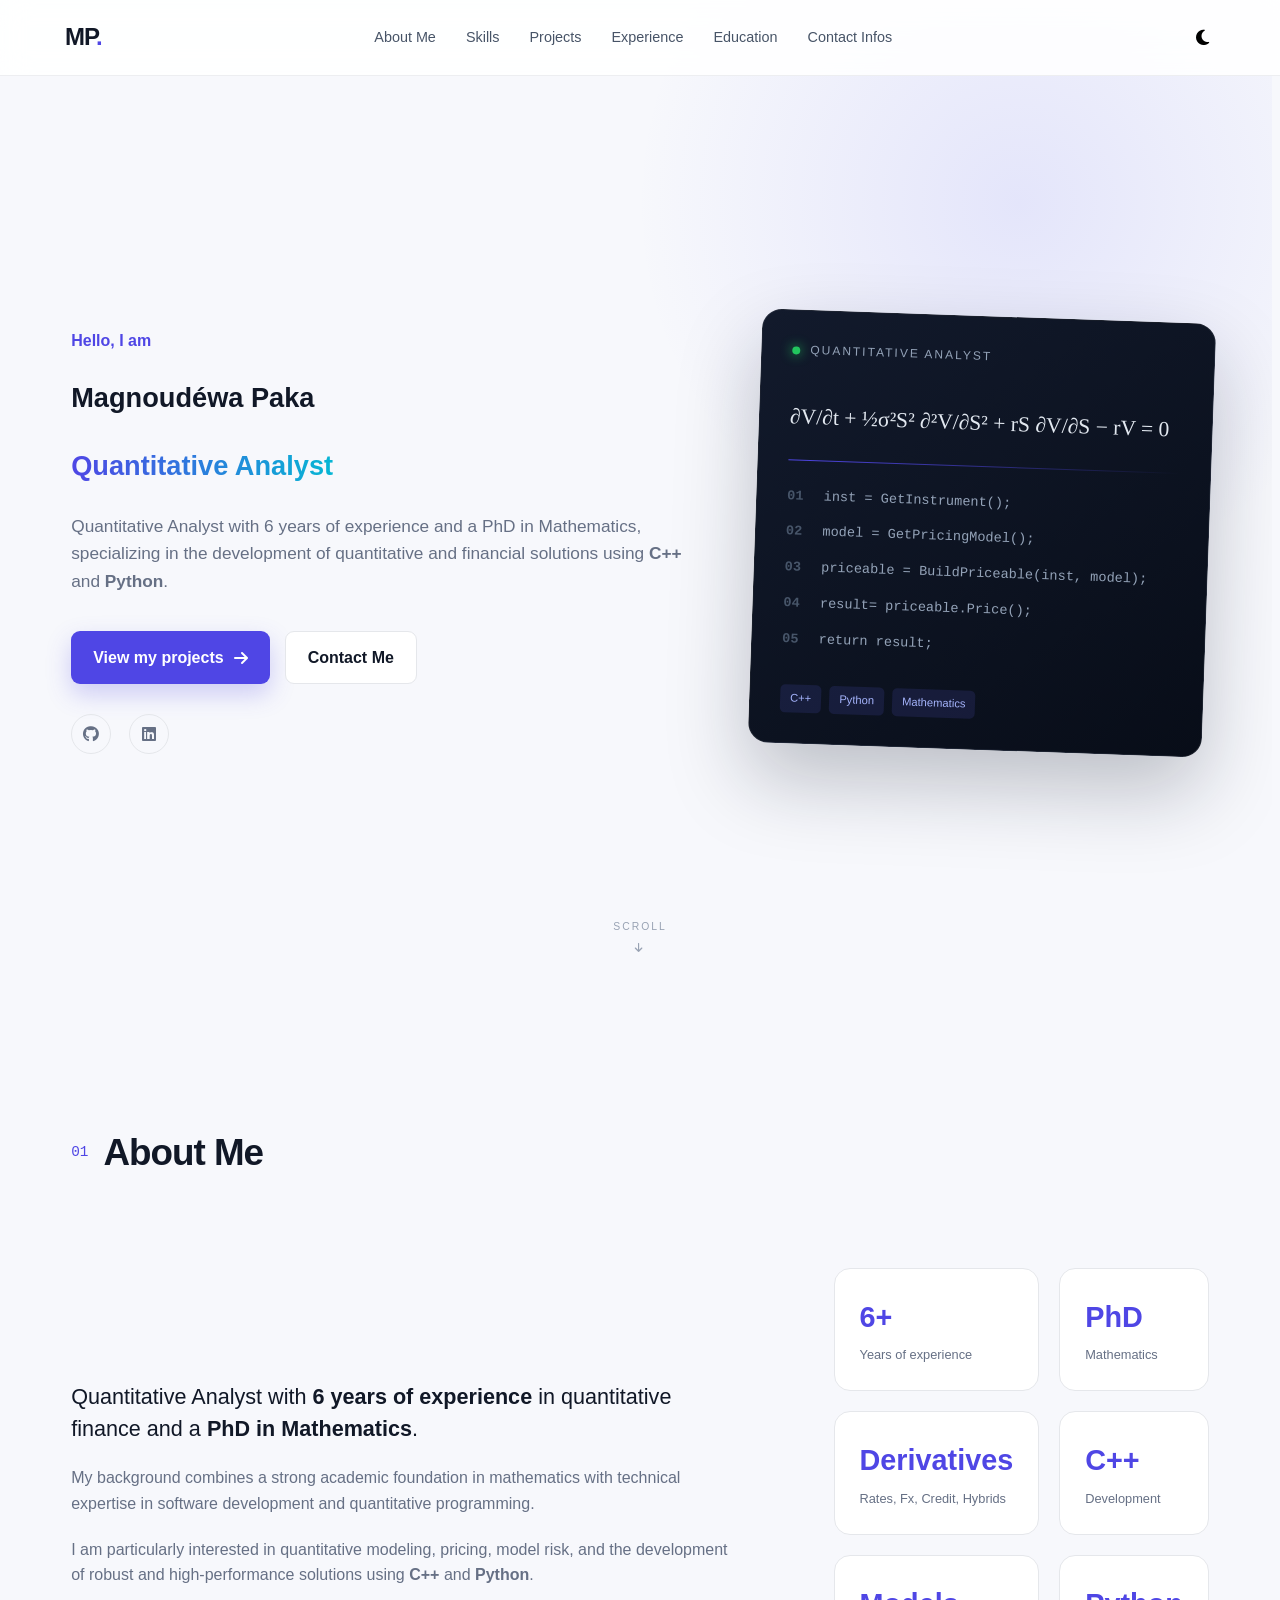
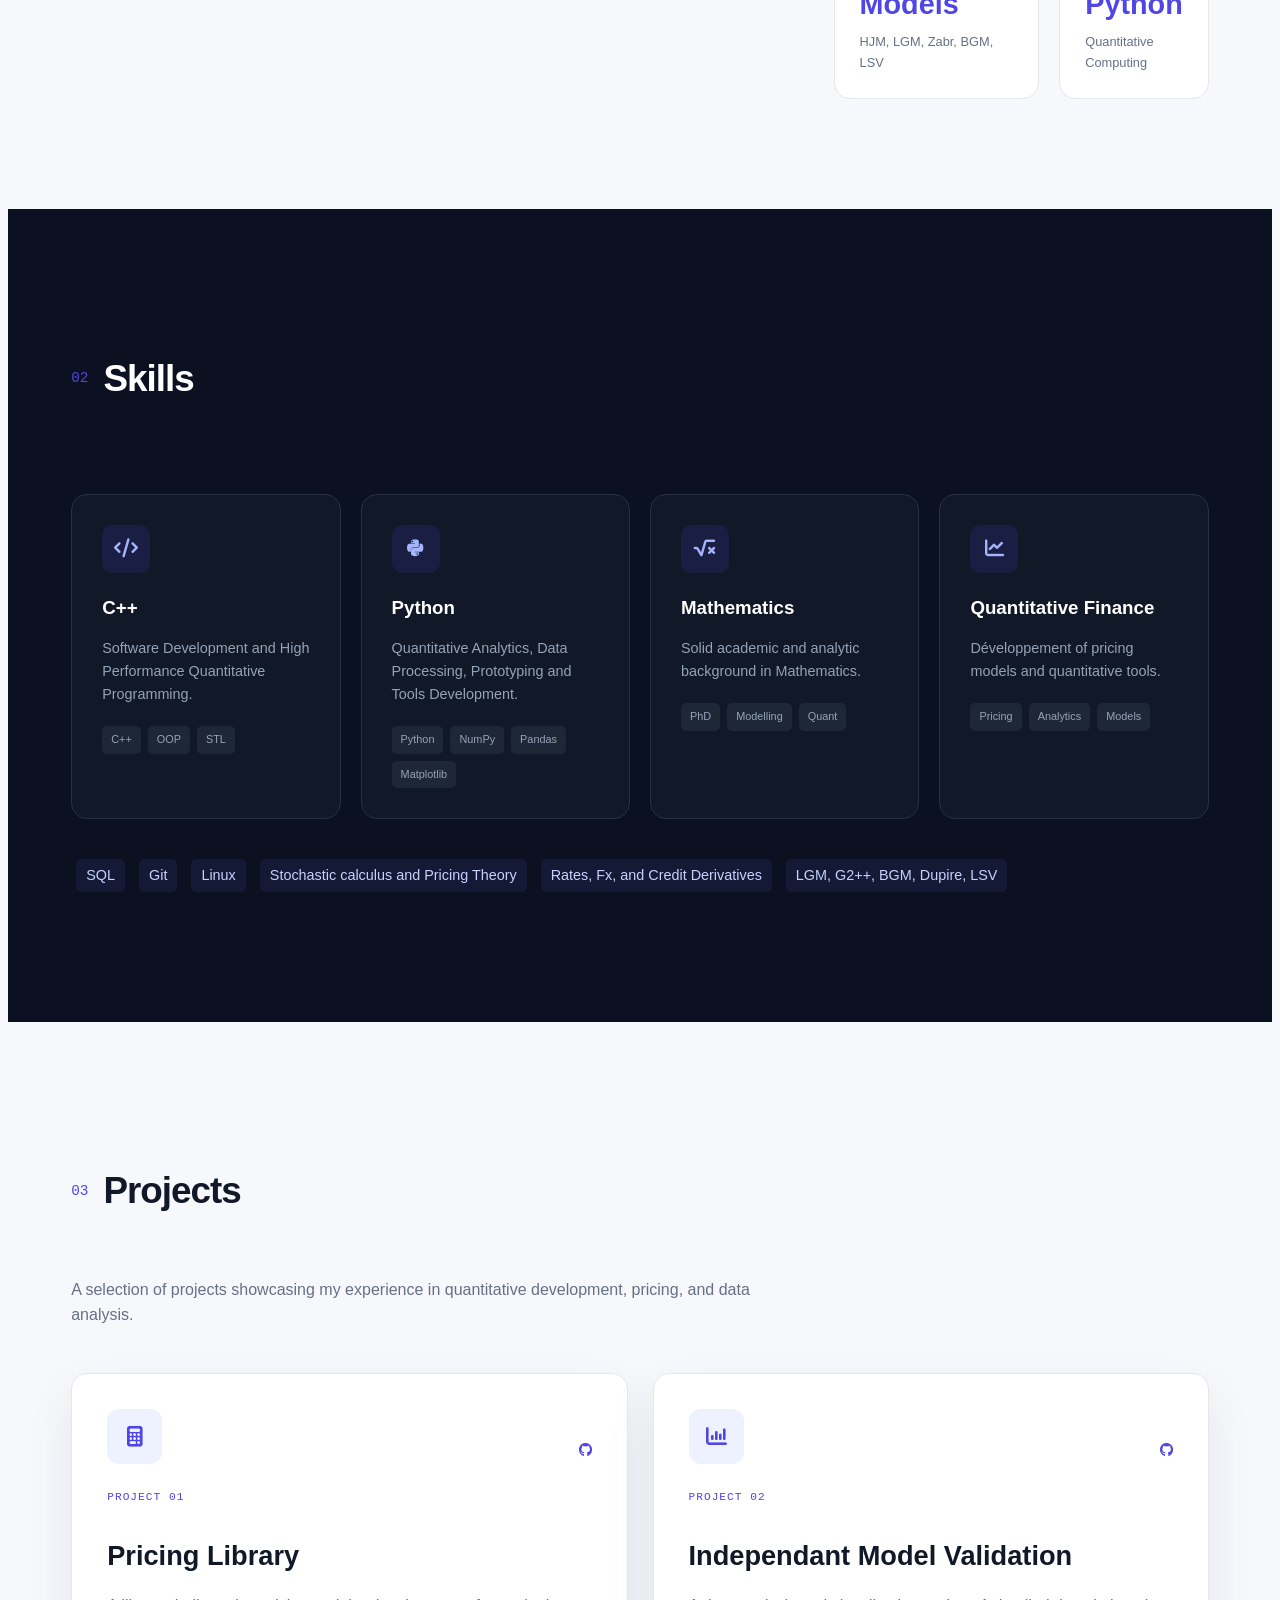
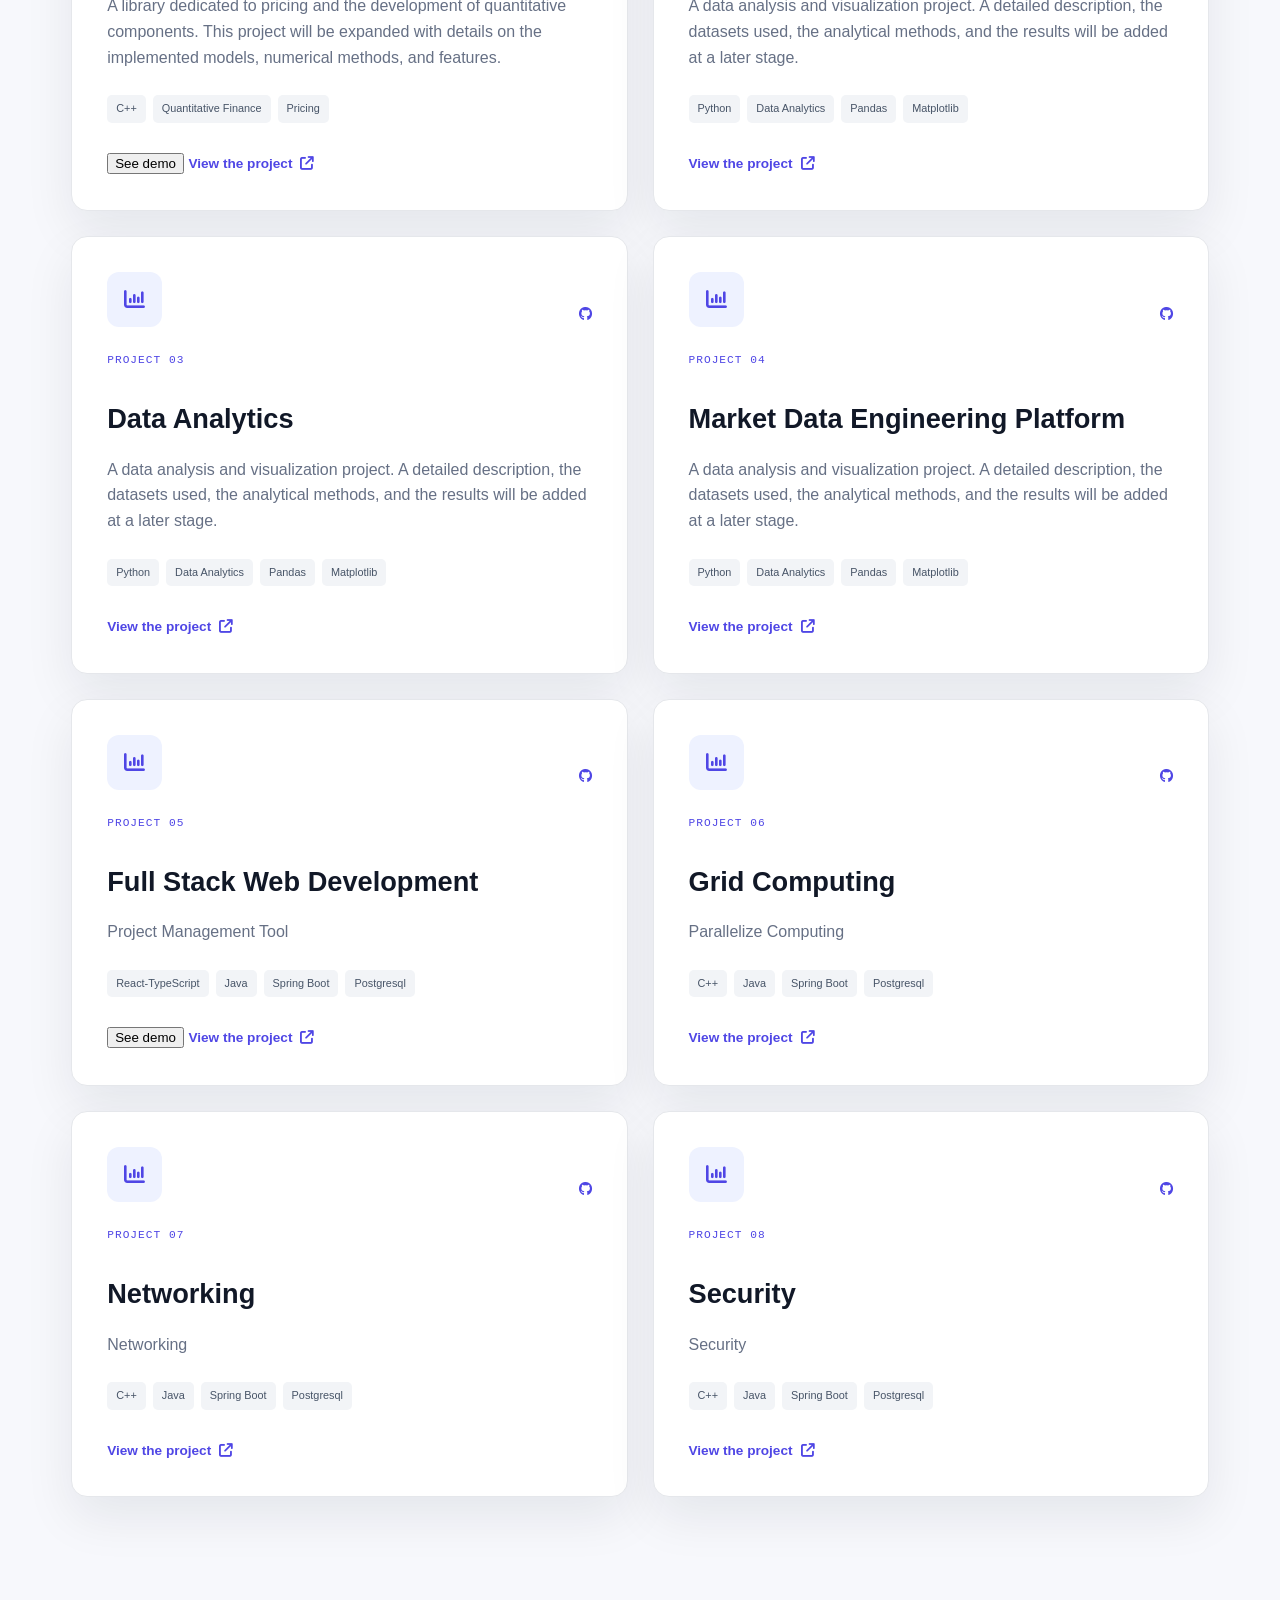
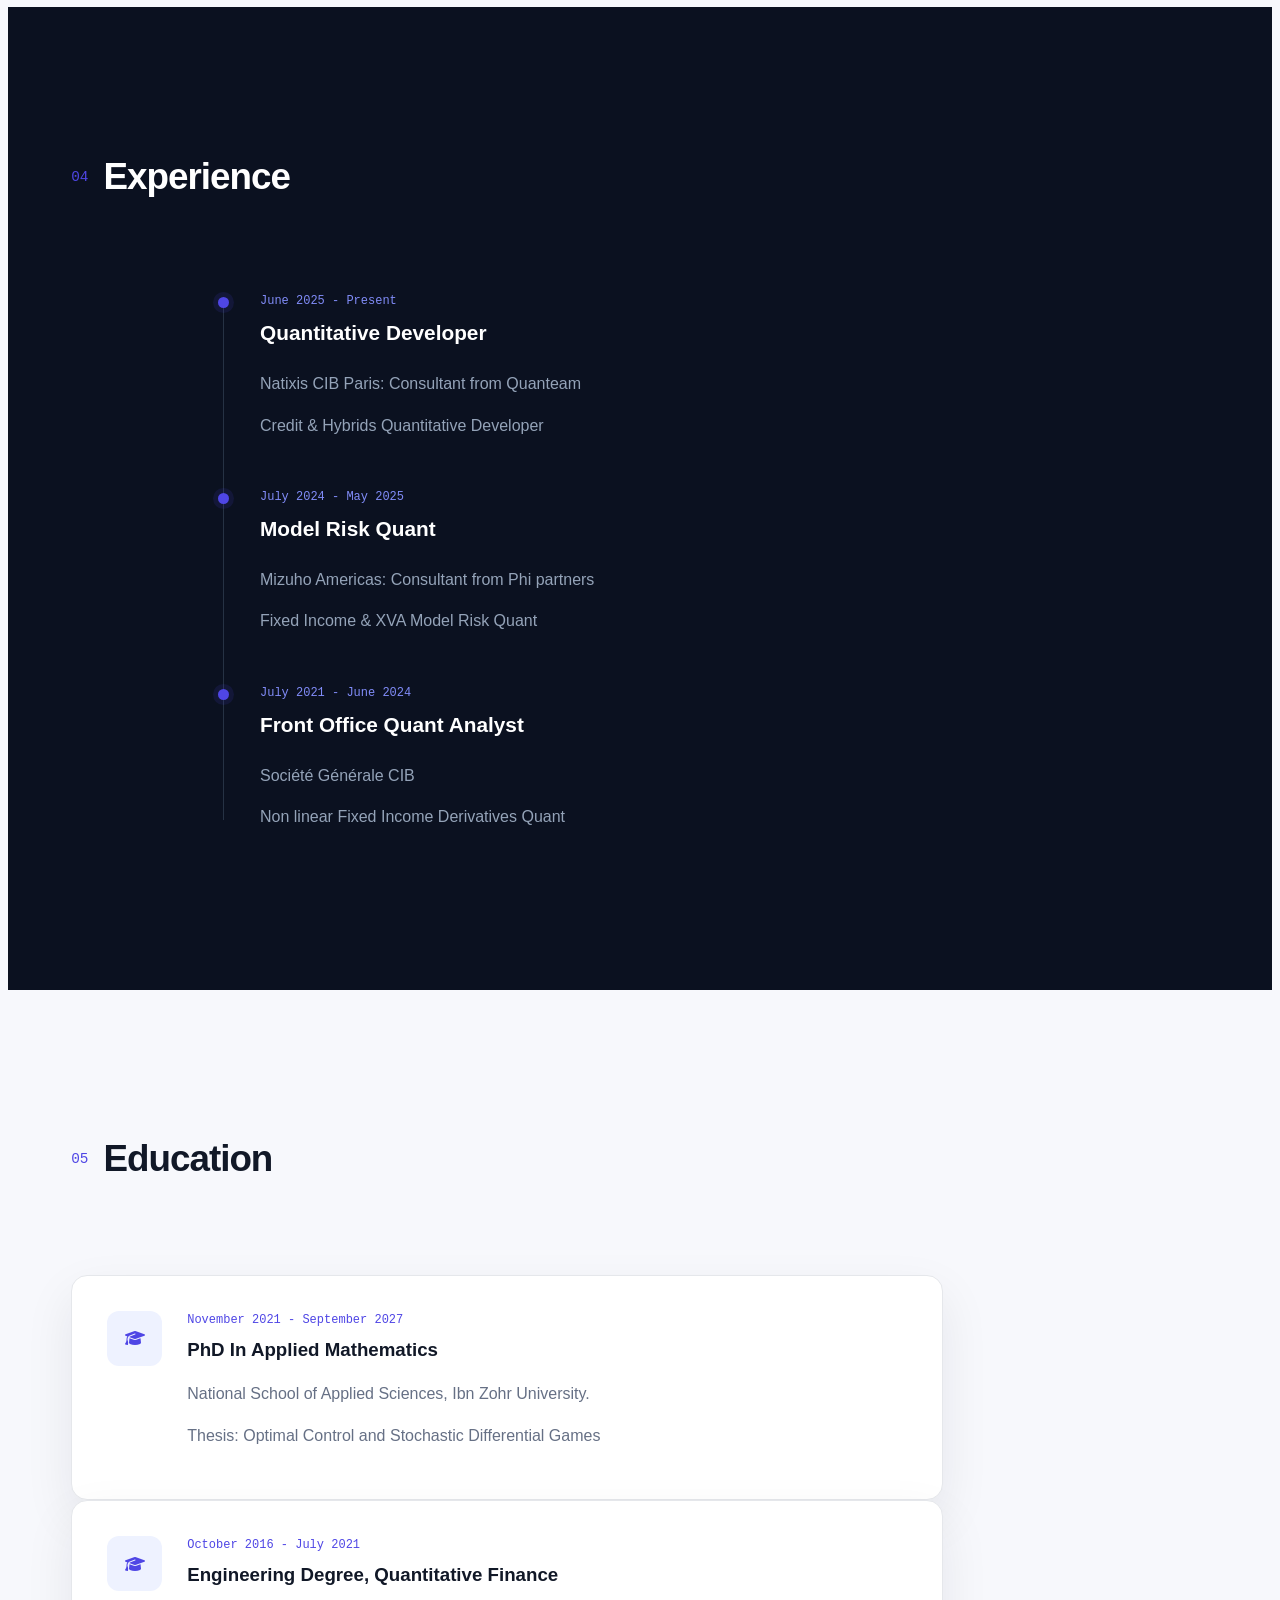
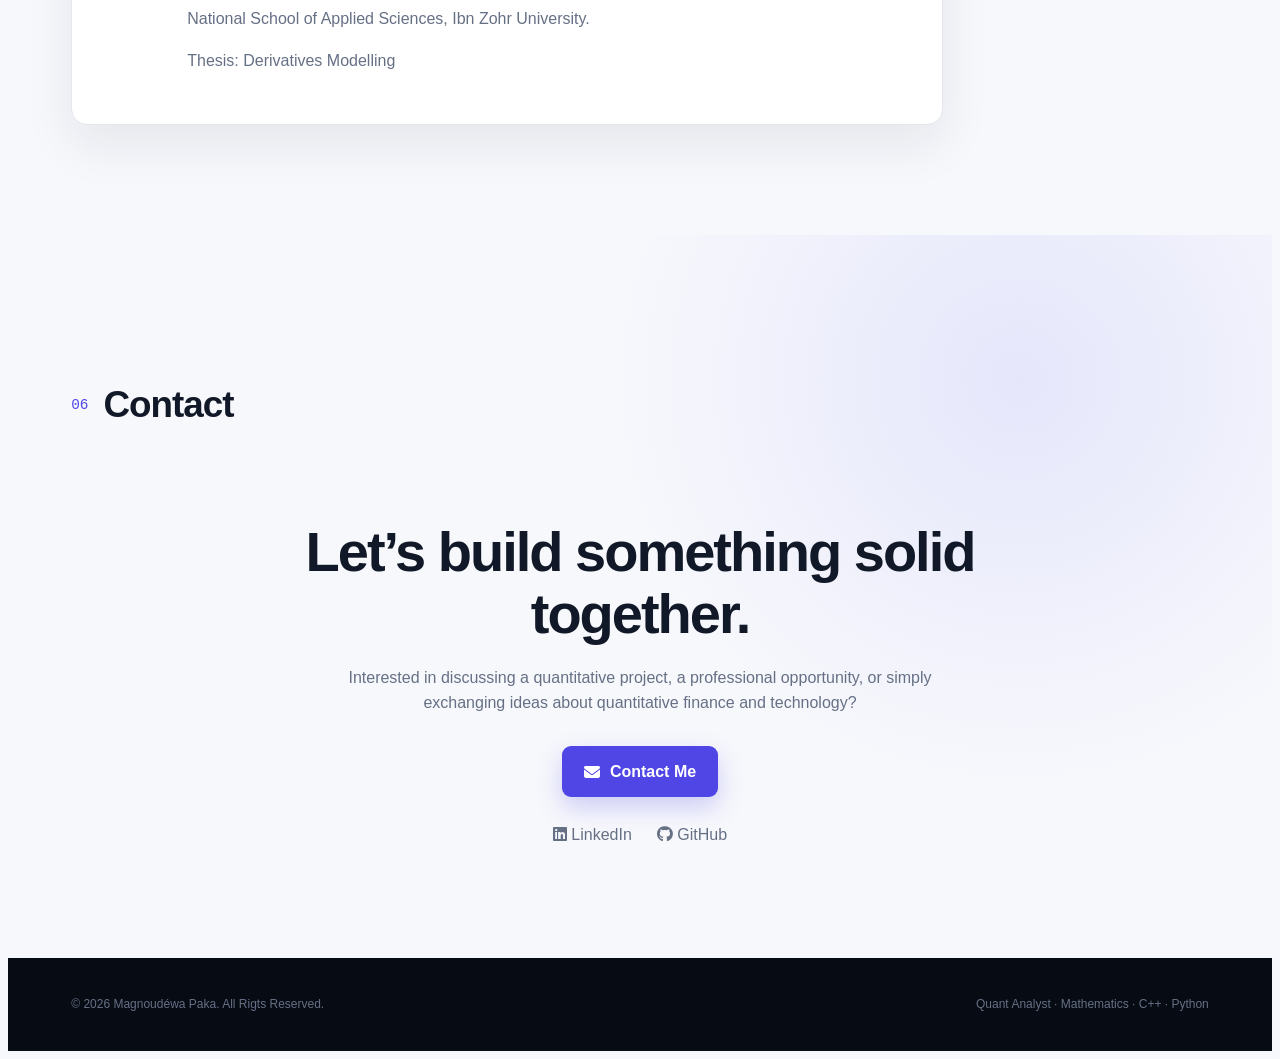
<file: index.html>
<meta name="description"
      content="Portfolio of Magnoudéwa Paka — Quantitative Analyst, PhD in Mathematics, spécializing in C++ and Python.">

<title>Magnoudewa Paka | Quantitative Analyst</title>

<link rel="stylesheet" href="style.css">

<!-- Icônes -->
<link rel="stylesheet"
      href="https://cdnjs.cloudflare.com/ajax/libs/font-awesome/6.5.2/css/all.min.css">

</head> <body>
<!-- ================= NAVBAR ================= -->

<header class="navbar">
    <div class="container nav-container">

        <a href="#home" class="logo">MP<span>.</span></a>

        <nav id="nav-menu">
            <a href="#about">About Me</a>
            <a href="#skills">Skills</a>
            <a href="#projects">Projects</a>
            <a href="#experience">Experience</a>
            <a href="#education">Education</a>
            <a href="#contact">Contact Infos</a>
        </nav>

        <button id="theme-toggle" class="theme-btn" aria-label="Changer le thème">
            <i class="fas fa-moon"></i>
        </button>

        <button id="menu-toggle" class="menu-btn" aria-label="Menu">
            <i class="fas fa-bars"></i>
        </button>

    </div>
</header>


<main>

    <!-- ================= HERO ================= -->

    <section id="home" class="hero">

        <div class="container hero-container">

            <div class="hero-content">

                <p class="hero-intro">Hello, I am</p>

                <h2>Magnoudéwa Paka</h2>

                <h2>
                    <span>Quantitative Analyst</span>
                </h2>

                <p class="hero-description">
                    Quantitative Analyst with 6 years of experience
					and a PhD in Mathematics, specializing in
					the development of quantitative and financial
					solutions using <strong>C++</strong> and <strong>Python</strong>.
                </p>

                <div class="hero-buttons">

                    <a href="#projects" class="btn btn-primary">
                        View my projects
                        <i class="fas fa-arrow-right"></i>
                    </a>

                    <a href="#contact" class="btn btn-secondary">
                        Contact Me
                    </a>

                </div>

                <div class="social-links">

                    <a href="#" aria-label="GitHub" title="GitHub">
                        <i class="fab fa-github"></i>
                    </a>

                    <a href="#" aria-label="LinkedIn" title="LinkedIn">
                        <i class="fab fa-linkedin"></i>
                    </a>

                </div>

            </div>


            <div class="hero-visual">

                <div class="quant-card">

                    <div class="card-header">
                        <span class="status-dot"></span>
                        QUANTITATIVE ANALYST
                    </div>

                    <div class="formula">
                       ∂V/∂t + ½σ²S² ∂²V/∂S² + rS ∂V/∂S − rV = 0
                    </div>

                    <div class="formula-line"></div>

                    <div class="code-lines">
					    <span><b>01</b> inst = GetInstrument();</span>
                        <span><b>02</b> model = GetPricingModel();</span>
                        <span><b>03</b> priceable = BuildPriceable(inst, model);</span>
                        <span><b>04</b> result= priceable.Price();</span>
                        <span><b>05</b> return result;</span>
                    </div>

                    <div class="card-footer">
                        <span>C++</span>
                        <span>Python</span>
                        <span>Mathematics</span>
                    </div>

                </div>

            </div>

        </div>

        <div class="scroll-indicator">
            <span>SCROLL</span>
            <i class="fas fa-arrow-down"></i>
        </div>

    </section>


    <!-- ================= ABOUT ================= -->

    <section id="about" class="section">

        <div class="container">

            <div class="section-heading">
                <span>01</span>
                <h2>About Me</h2>
            </div>

            <div class="about-grid">

                <div class="about-text">

                    <p class="lead">
                        Quantitative Analyst with 
						<strong>6 years of experience</strong>
						in quantitative finance and a 
						<strong>PhD in Mathematics</strong>.
                    </p>

                    <p>
                      My background combines a strong academic foundation
					  in mathematics with technical expertise in
					  software development and quantitative programming.
                    </p>

                    <p>
                      I am particularly interested in quantitative modeling,
					  pricing, model risk, and the development of robust 
					  and high-performance solutions using <strong>C++</strong> and <strong>Python</strong>.
                    </p>

                </div>


                <div class="about-stats">

                    <div class="stat">
                        <span class="stat-number">6+</span>
                        <span class="stat-label">Years of experience</span>
                    </div>

                    <div class="stat">
                        <span class="stat-number">PhD</span>
                        <span class="stat-label">Mathematics</span>
                    </div>
					
					<div class="stat">
                        <span class="stat-number">Derivatives</span>
                        <span class="stat-label">Rates, Fx, Credit, Hybrids</span>
                    </div>
					
					 <div class="stat">
                        <span class="stat-number">C++</span>
                        <span class="stat-label">Development</span>
                    </div>
					
					<div class="stat">
                        <span class="stat-number">Models       </span>
                        <span class="stat-label">HJM, LGM, Zabr, BGM, LSV</span>
                    </div>
		
                    <div class="stat">
                        <span class="stat-number">Python</span>
                        <span class="stat-label">Quantitative Computing</span>
                    </div>

                </div>

            </div>

        </div>

    </section>


    <!-- ================= SKILLS ================= -->

    <section id="skills" class="section section-dark">

        <div class="container">

            <div class="section-heading">
                <span>02</span>
                <h2>Skills</h2>
            </div>

            <div class="skills-grid">

                <div class="skill-card">
                    <div class="skill-icon">
                        <i class="fas fa-code"></i>
                    </div>

                    <h3>C++</h3>

                    <p>
                        Software Development and High Performance Quantitative Programming.
                    </p>

                    <div class="skill-tags">
                        <span>C++</span>
                        <span>OOP</span>
                        <span>STL</span>
                    </div>
                </div>


                <div class="skill-card">
                    <div class="skill-icon">
                        <i class="fab fa-python"></i>
                    </div>

                    <h3>Python</h3>

                    <p>
                        Quantitative Analytics, Data Processing,
                        Prototyping and Tools Development.
                    </p>

                    <div class="skill-tags">
                        <span>Python</span>
                        <span>NumPy</span>
                        <span>Pandas</span>
						<span>Matplotlib</span>
                    </div>
                </div>


                <div class="skill-card">
                    <div class="skill-icon">
                        <i class="fas fa-square-root-variable"></i>
                    </div>

                    <h3>Mathematics</h3>

                    <p>
                        Solid academic and analytic background
                        in Mathematics.
                    </p>

                    <div class="skill-tags">
                        <span>PhD</span>
                        <span>Modelling</span>
                        <span>Quant</span>
                    </div>
                </div>


                <div class="skill-card">
                    <div class="skill-icon">
                        <i class="fas fa-chart-line"></i>
                    </div>

                    <h3>Quantitative Finance</h3>

                    <p>
                        Développement of pricing models and quantitative tools.
                    </p>

                    <div class="skill-tags">
                        <span>Pricing</span>
                        <span>Analytics</span>
                        <span>Models</span>
                    </div>
                </div>

            </div>

            <div class="skills-more">
                <p>
                    <span>SQL</span>
                    <span>Git</span>
                    <span>Linux</span>
                    <span>Stochastic calculus and Pricing Theory</span>
					<span>Rates, Fx, and Credit Derivatives</span>
					<span> LGM, G2++, BGM, Dupire, LSV</span>
                </p>
            </div>

        </div>

    </section>


    <!-- ================= PROJECTS ================= -->

    <section id="projects" class="section">

        <div class="container">

            <div class="section-heading">
                <span>03</span>
                <h2>Projects</h2>
            </div>

            <p class="section-intro">
               A selection of projects showcasing my experience
			   in quantitative development, pricing, and data analysis.
            </p>


            <div class="projects-grid">

                <!-- PROJECT 1 -->

                <article class="project-card">

                    <div class="project-top">
                        <div class="project-icon">
                            <i class="fas fa-calculator"></i>
                        </div>

                        <a href="https://github.com/MagPAKA/Pricing-System-Documentation/" class="project-button"
                           aria-label="Voir Pricing Library sur GitHub">
                            <i class="fab fa-github"></i>
                        </a>
                    </div>

                    <div class="project-number">
                        PROJECT 01
                    </div>

                    <h3>Pricing Library</h3>

                    <p>
                        A library dedicated to pricing and the development
						of quantitative components. This project will be expanded
						with details on the implemented models, numerical methods, and features.
                    </p>

                    <div class="project-tags">
                        <span>C++</span>
                        <span>Quantitative Finance</span>
                        <span>Pricing</span>
                    </div>
					<button onclick="window.location.href='demo_pricing.html'">
							See demo
					</button>
                    <a href="https://github.com/MagPAKA/Pricing-System-Documentation/" class="project-button">
                        View the project
                        <i class="fas fa-arrow-up-right-from-square"></i>
                    </a>

                </article>


                <!-- PROJECT 2 -->

                <article class="project-card">

                    <div class="project-top">
                        <div class="project-icon">
                            <i class="fas fa-chart-column"></i>
                        </div>

                        <a href="https://github.com/MagPAKA/Pricing-System-Documentation/" class="project-button"
                           aria-label="Voir Data Analytics sur GitHub">
                            <i class="fab fa-github"></i>
                        </a>
                    </div>

                    <div class="project-number">
                        PROJECT 02
                    </div>

                    <h3>Independant Model Validation</h3>

                    <p>
                        A data analysis and visualization project.
						A detailed description, the datasets used,
						the analytical methods, and the results will be added at a later stage.
                    </p>

                    <div class="project-tags">
                        <span>Python</span>
                        <span>Data Analytics</span>
                        <span>Pandas</span>
						<span>Matplotlib</span>
                    </div>

                    <a href="https://github.com/MagPAKA/Pricing-System-Documentation/" class="project-button">
                        View the project
                        <i class="fas fa-arrow-up-right-from-square"></i>
                    </a>

                </article>
				
				<article class="project-card">

                    <div class="project-top">
                        <div class="project-icon">
                            <i class="fas fa-chart-column"></i>
                        </div>

                        <a href="https://github.com/MagPAKA/Pricing-System-Documentation/" class="project-button"
                           aria-label="Voir Data Analytics sur GitHub">
                            <i class="fab fa-github"></i>
                        </a>
                    </div>

                    <div class="project-number">
                        PROJECT 03
                    </div>

                    <h3>Data Analytics</h3>

                    <p>
                        A data analysis and visualization project.
						A detailed description, the datasets used,
						the analytical methods, and the results will be added at a later stage.
                    </p>

                    <div class="project-tags">
                        <span>Python</span>
                        <span>Data Analytics</span>
                        <span>Pandas</span>
						<span>Matplotlib</span>
                    </div>

                    <a href="https://github.com/MagPAKA/Pricing-System-Documentation/" class="project-button">
                        View the project
                        <i class="fas fa-arrow-up-right-from-square"></i>
                    </a>

                </article>
				
				
				<article class="project-card">

                    <div class="project-top">
                        <div class="project-icon">
                            <i class="fas fa-chart-column"></i>
                        </div>

                        <a href="https://github.com/MagPAKA/Pricing-System-Documentation/" class="project-button"
                           aria-label="Voir Data Analytics sur GitHub">
                            <i class="fab fa-github"></i>
                        </a>
                    </div>

                    <div class="project-number">
                        PROJECT 04
                    </div>

                    <h3>Market Data Engineering Platform</h3>

                    <p>
                        A data analysis and visualization project.
						A detailed description, the datasets used,
						the analytical methods, and the results will be added at a later stage.
                    </p>

                    <div class="project-tags">
                        <span>Python</span>
                        <span>Data Analytics</span>
                        <span>Pandas</span>
						<span>Matplotlib</span>
                    </div>

                    <a href="https://github.com/MagPAKA/Pricing-System-Documentation/" class="project-button">
                        View the project
                        <i class="fas fa-arrow-up-right-from-square"></i>
                    </a>

                </article>
				
				<article class="project-card">

                    <div class="project-top">
                        <div class="project-icon">
                            <i class="fas fa-chart-column"></i>
                        </div>

                        <a href="https://github.com/MagPAKA/Pricing-System-Documentation/" class="project-button"
                           aria-label="Voir Data Analytics sur GitHub">
                            <i class="fab fa-github"></i>
                        </a>
                    </div>

                    <div class="project-number">
                        PROJECT 05
                    </div>

                    <h3>Full Stack Web Development</h3>

                    <p>
                        Project Management Tool
                    </p>

                    <div class="project-tags">
                        <span>React-TypeScript</span>
                        <span>Java</span>
                        <span>Spring Boot</span>
						<span>Postgresql</span>
                    </div>

						<button onclick="window.location.href='demo.html'">
							See demo
						</button>

                    <a href="https://github.com/MagPAKA/Pricing-System-Documentation/" class="project-button">
                        View the project
                        <i class="fas fa-arrow-up-right-from-square"></i>
                    </a>

                </article>
				
				<article class="project-card">

                    <div class="project-top">
                        <div class="project-icon">
                            <i class="fas fa-chart-column"></i>
                        </div>

                        <a href="https://github.com/MagPAKA/Pricing-System-Documentation/" class="project-button"
                           aria-label="Voir Data Analytics sur GitHub">
                            <i class="fab fa-github"></i>
                        </a>
                    </div>

                    <div class="project-number">
                        PROJECT 06
                    </div>

                    <h3>Grid Computing</h3>

                    <p>
                        Parallelize Computing
                    </p>

                    <div class="project-tags">
                        <span>C++</span>
                        <span>Java</span>
                        <span>Spring Boot</span>
						<span>Postgresql</span>
                    </div>

                    <a href="https://github.com/MagPAKA/Pricing-System-Documentation/" class="project-button">
                        View the project
                        <i class="fas fa-arrow-up-right-from-square"></i>
                    </a>

                </article>
				
				<article class="project-card">

                    <div class="project-top">
                        <div class="project-icon">
                            <i class="fas fa-chart-column"></i>
                        </div>

                        <a href="https://github.com/MagPAKA/Pricing-System-Documentation/" class="project-button"
                           aria-label="Voir Data Analytics sur GitHub">
                            <i class="fab fa-github"></i>
                        </a>
                    </div>

                    <div class="project-number">
                        PROJECT 07
                    </div>

                    <h3>Networking</h3>

                    <p>
                        Networking
                    </p>

                    <div class="project-tags">
                        <span>C++</span>
                        <span>Java</span>
                        <span>Spring Boot</span>
						<span>Postgresql</span>
                    </div>

                    <a href="https://github.com/MagPAKA/Pricing-System-Documentation/" class="project-button">
                        View the project
                        <i class="fas fa-arrow-up-right-from-square"></i>
                    </a>

                </article>
				
				<article class="project-card">

                    <div class="project-top">
                        <div class="project-icon">
                            <i class="fas fa-chart-column"></i>
                        </div>

                        <a href="https://github.com/MagPAKA/Pricing-System-Documentation/" class="project-button"
                           aria-label="Voir Data Analytics sur GitHub">
                            <i class="fab fa-github"></i>
                        </a>
                    </div>

                    <div class="project-number">
                        PROJECT 08
                    </div>

                    <h3>Security</h3>

                    <p>
                        Security
                    </p>

                    <div class="project-tags">
                        <span>C++</span>
                        <span>Java</span>
                        <span>Spring Boot</span>
						<span>Postgresql</span>
                    </div>

                    <a href="https://github.com/MagPAKA/Pricing-System-Documentation/" class="project-button">
                        View the project
                        <i class="fas fa-arrow-up-right-from-square"></i>
                    </a>

                </article>

            </div>

        </div>

    </section>


    <!-- ================= EXPERIENCE ================= -->

    <section id="experience" class="section section-dark">

        <div class="container">

            <div class="section-heading">
                <span>04</span>
                <h2>Experience</h2>
            </div>

            <div class="timeline">

                <div class="timeline-item">

                    <div class="timeline-dot"></div>

                    <div class="timeline-content">

                        <span class="timeline-date">
                            June 2025 - Present
                        </span>

                        <h3>Quantitative Developer</h3>

                        <h4>Natixis CIB Paris: Consultant from Quanteam</h4>

                        <p>
                            Credit & Hybrids Quantitative Developer
                        </p>

                    </div>

                </div>


                <div class="timeline-item">

                    <div class="timeline-dot"></div>

                    <div class="timeline-content">

                        <span class="timeline-date">
                            July 2024 - May 2025
                        </span>

                        <h3>Model Risk Quant</h3>

                        <h4>Mizuho Americas: Consultant from Phi partners</h4>

                        <p>
                            Fixed Income & XVA Model Risk Quant
                        </p>

                    </div>

                </div>
				
				<div class="timeline-item">

                    <div class="timeline-dot"></div>

                    <div class="timeline-content">

                        <span class="timeline-date">
                            July 2021 - June 2024
                        </span>

                        <h3>Front Office Quant Analyst</h3>

                        <h4>Société Générale CIB</h4>

                        <p>
                            Non linear Fixed Income Derivatives Quant
                        </p>

                    </div>

                </div>

            </div>

        </div>

    </section>


    <!-- ================= EDUCATION ================= -->

    <section id="education" class="section">

        <div class="container">

            <div class="section-heading">
                <span>05</span>
                <h2>Education</h2>
            </div>

            <div class="education-card">

                <div class="education-icon">
                    <i class="fas fa-graduation-cap"></i>
                </div>

                <div>

                    <span class="education-date">
                       November 2021 - September 2027
                    </span>

                    <h3>PhD In Applied Mathematics</h3>

                    <p>
                        National School of Applied Sciences, Ibn Zohr University.
                    </p>

                    <p class="education-description">
                        Thesis: Optimal Control and Stochastic Differential Games
                    </p>

                </div>

            </div>
			<div class="education-card">

                <div class="education-icon">
                    <i class="fas fa-graduation-cap"></i>
                </div>

                <div>

                    <span class="education-date">
                       October 2016 - July 2021
                    </span>
			
			       <h3>Engineering Degree, Quantitative Finance</h3>

                    <p>
                        National School of Applied Sciences, Ibn Zohr University.
                    </p>

                    <p class="education-description">
                        Thesis: Derivatives Modelling
                    </p>
				</div>
			</div>

        </div>

    </section>


    <!-- ================= CONTACT ================= -->

    <section id="contact" class="section contact-section">

        <div class="container contact-container">

            <div class="section-heading">
                <span>06</span>
                <h2>Contact</h2>
            </div>

            <div class="contact-content">

                <h3>
                    Let’s build something solid together.
                </h3>

                <p>
                   Interested in discussing a quantitative project,
				   a professional opportunity, or simply exchanging
				   ideas about quantitative finance and technology?
                </p>

                <a href="mailto:magnou.paka@gmail.com"
                   class="btn btn-primary">
                    <i class="fas fa-envelope"></i>
                    Contact Me
                </a>

                <div class="contact-links">

                    <a href="#">
                        <i class="fab fa-linkedin"></i>
                        LinkedIn
                    </a>

                    <a href="#">
                        <i class="fab fa-github"></i>
                        GitHub
                    </a>

                </div>

            </div>

        </div>

    </section>

</main>


<!-- ================= FOOTER ================= -->

<footer>

    <div class="container footer-container">

        <p>
            © <span id="year"></span> Magnoudéwa Paka. All Rigts Reserved.
        </p>

        <p>
            Quant Analyst · Mathematics · C++ · Python
        </p>

    </div>

</footer>


<script src="script.js"></script>

</body> </html>
</file>
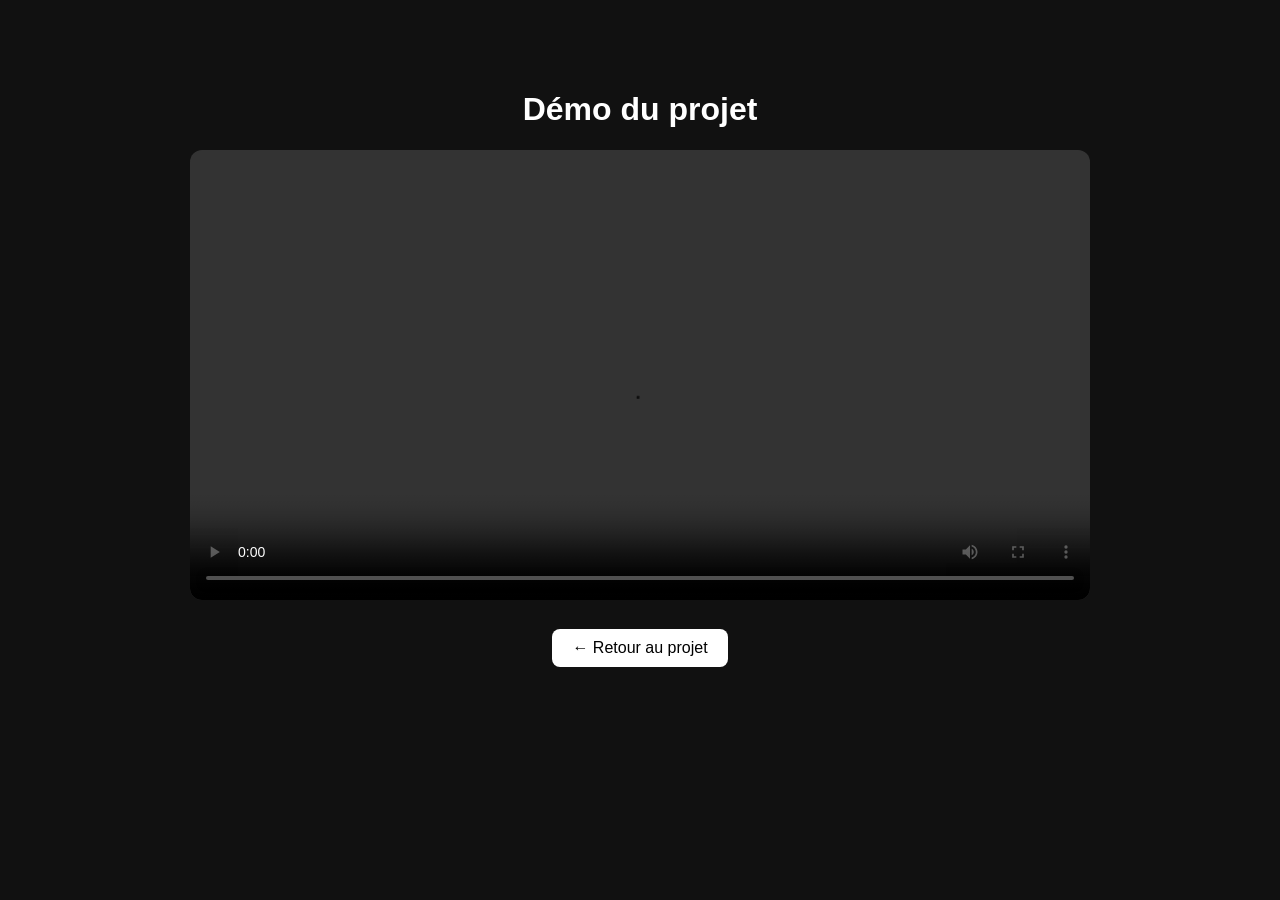
<file: demo.html>
<!DOCTYPE html>
<html lang="fr">
<head>
    <meta charset="UTF-8">
    <meta name="viewport" content="width=device-width, initial-scale=1.0">
    <title>Démo du projet</title>

    <style>
        body {
            margin: 0;
            background: #111;
            color: white;
            font-family: Arial, sans-serif;
            text-align: center;
        }

        .container {
            max-width: 1000px;
            margin: 50px auto;
            padding: 20px;
        }

        video {
            width: 100%;
            max-width: 900px;
            border-radius: 12px;
        }

        .back {
            display: inline-block;
            margin-top: 25px;
            padding: 10px 20px;
            background: white;
            color: black;
            text-decoration: none;
            border-radius: 8px;
        }
    </style>
</head>

<body>

    <div class="container">

        <h1>Démo du projet</h1>

        <video controls>
            <source src="assets/demo.mp4" type="video/mp4">
            Votre navigateur ne supporte pas la lecture vidéo.
        </video>

        <br>

        <a href="index.html" class="back">
            ← Retour au projet
        </a>

    </div>

</body>
</html>
</file>
<file: style.css>
:root {
--bg: #f7f8fc;
--bg-white: #ffffff;
--bg-dark: #0b1120;
--bg-dark-2: #111827;

--text: #111827;
--text-light: #667085;
--text-dark: #e5e7eb;

--primary: #4f46e5;
--primary-light: #6366f1;
--secondary: #06b6d4;

--border: #e5e7eb;
--border-dark: #263244;

--shadow: 0 20px 50px rgba(15, 23, 42, 0.08);

--radius: 16px;

--max-width: 1150px;

}

{
margin: 0;
padding: 0;
box-sizing: border-box;
}
html {
scroll-behavior: smooth;
}

body {
font-family:
Inter,
-apple-system,
BlinkMacSystemFont,
"Segoe UI",
sans-serif;

background: var(--bg);
color: var(--text);

line-height: 1.6;

transition:
    background 0.3s ease,
    color 0.3s ease;

}

a {
color: inherit;
text-decoration: none;
}

.container {
width: min(90%, var(--max-width));
margin: 0 auto;
}

/* ================= NAVBAR ================= */

.navbar {
position: fixed;
top: 0;
left: 0;

width: 100%;

z-index: 1000;

background: rgba(255, 255, 255, 0.88);

backdrop-filter: blur(15px);

border-bottom: 1px solid rgba(229, 231, 235, 0.7);

}

.nav-container {
height: 75px;

display: flex;
align-items: center;
justify-content: space-between;

}

.logo {
font-size: 1.5rem;
font-weight: 800;
letter-spacing: -1px;
}

.logo span {
color: var(--primary);
}

nav {
display: flex;
align-items: center;
gap: 30px;
}

nav a {
color: #475467;
font-size: 0.9rem;
font-weight: 500;

transition: color 0.2s ease;

}

nav a:hover {
color: var(--primary);
}

.theme-btn,
.menu-btn {
border: none;
background: transparent;

cursor: pointer;

font-size: 1.1rem;

}

.theme-btn {
margin-left: 25px;
}

.menu-btn {
display: none;
}

/* ================= HERO ================= */

.hero {
min-height: 100vh;

position: relative;

display: flex;
align-items: center;

padding-top: 75px;

overflow: hidden;

background:
    radial-gradient(
        circle at 80% 20%,
        rgba(99, 102, 241, 0.13),
        transparent 30%
    ),
    var(--bg);

}

.hero-container {
display: grid;

grid-template-columns: 1.15fr 0.85fr;

gap: 70px;

align-items: center;

}

.hero-intro {
color: var(--primary);

font-size: 1rem;
font-weight: 600;

margin-bottom: 8px;

}

.hero h1 {
font-size: clamp(3.5rem, 8vw, 6.5rem);

line-height: 0.95;

letter-spacing: -5px;

margin-bottom: 20px;

}

.hero h2 {
font-size: 1.7rem;

margin-bottom: 25px;

}

.hero h2 span {
background: linear-gradient(
90deg,
var(--primary),
var(--secondary)
);

-webkit-background-clip: text;
background-clip: text;

color: transparent;

}

.hero-description {
max-width: 650px;

color: var(--text-light);

font-size: 1.08rem;

margin-bottom: 35px;

}

.hero-buttons {
display: flex;

gap: 15px;

flex-wrap: wrap;

}

.btn {
display: inline-flex;

align-items: center;
justify-content: center;

gap: 10px;

padding: 13px 22px;

border-radius: 9px;

font-weight: 600;

transition:
    transform 0.2s ease,
    box-shadow 0.2s ease;

}

.btn:hover {
transform: translateY(-2px);
}

.btn-primary {
background: var(--primary);

color: white;

box-shadow:
    0 10px 25px rgba(79, 70, 229, 0.25);

}

.btn-primary:hover {
box-shadow:
0 15px 30px rgba(79, 70, 229, 0.35);
}

.btn-secondary {
border: 1px solid var(--border);

background: white;

color: var(--text);

}

.social-links {
display: flex;

gap: 18px;

margin-top: 30px;

}

.social-links a {
width: 38px;
height: 38px;

display: flex;

align-items: center;
justify-content: center;

border: 1px solid var(--border);

border-radius: 50%;

color: var(--text-light);

transition: all 0.2s ease;

}

.social-links a:hover {
color: var(--primary);

border-color: var(--primary);

transform: translateY(-3px);

}

/* ================= QUANT CARD ================= */

.hero-visual {
display: flex;

justify-content: center;

}

.quant-card {
width: min(100%, 430px);

padding: 30px;

background:
    linear-gradient(
        145deg,
        #121a2c,
        #080d18
    );

color: white;

border-radius: 20px;

box-shadow:
    0 35px 80px rgba(15, 23, 42, 0.25);

border: 1px solid rgba(255,255,255,0.08);

transform: rotate(2deg);

transition: transform 0.3s ease;

}

.quant-card:hover {
transform: rotate(0deg) translateY(-5px);
}

.card-header {
display: flex;

align-items: center;

gap: 10px;

color: #94a3b8;

font-size: 0.75rem;

letter-spacing: 2px;

margin-bottom: 40px;

}

.status-dot {
width: 8px;
height: 8px;

border-radius: 50%;

background: #22c55e;

box-shadow:
    0 0 12px #22c55e;

}

.formula {
font-family: "Times New Roman", serif;

font-size: 1.35rem;

color: #e2e8f0;

margin-bottom: 25px;

}

.formula-line {
height: 1px;

background:
    linear-gradient(
        90deg,
        var(--primary),
        transparent
    );

margin-bottom: 25px;

}

.code-lines {
display: flex;

flex-direction: column;

gap: 14px;

font-family: "Courier New", monospace;

font-size: 0.85rem;

color: #94a3b8;

}

.code-lines b {
color: #475569;

margin-right: 12px;

}

.card-footer {
display: flex;

gap: 8px;

flex-wrap: wrap;

margin-top: 35px;

}

.card-footer span {
padding: 5px 10px;

border-radius: 5px;

background: rgba(99, 102, 241, 0.13);

color: #a5b4fc;

font-size: 0.7rem;

}

.scroll-indicator {
position: absolute;

bottom: 30px;
left: 50%;

transform: translateX(-50%);

display: flex;

flex-direction: column;

align-items: center;

gap: 7px;

color: #98a2b3;

font-size: 0.65rem;

letter-spacing: 2px;

}

/* ================= SECTIONS ================= */

.section {
padding: 110px 0;
}

.section-dark {
background: var(--bg-dark);

color: white;

}

.section-heading {
display: flex;

align-items: center;

gap: 15px;

margin-bottom: 55px;

}

.section-heading span {
color: var(--primary);

font-family: monospace;

font-size: 0.9rem;

}

.section-heading h2 {
font-size: 2.3rem;

letter-spacing: -1px;

}

.section-intro {
max-width: 700px;

color: var(--text-light);

margin-top: -30px;

margin-bottom: 45px;

}

/* ================= ABOUT ================= */

.about-grid {
display: grid;

grid-template-columns: 1.3fr 0.7fr;

gap: 100px;

align-items: center;

}

.about-text p {
color: var(--text-light);

margin-bottom: 20px;

}

.about-text .lead {
color: var(--text);

font-size: 1.35rem;

line-height: 1.5;

}

.about-stats {
display: grid;

grid-template-columns: 1fr 1fr;

gap: 20px;

}

.stat {
padding: 25px;

border: 1px solid var(--border);

border-radius: var(--radius);

background: white;

}

.stat-number {
display: block;

font-size: 1.8rem;

font-weight: 800;

color: var(--primary);

}

.stat-label {
display: block;

color: var(--text-light);

font-size: 0.8rem;

margin-top: 5px;

}

/* ================= SKILLS ================= */

.skills-grid {
display: grid;

grid-template-columns:
    repeat(4, 1fr);

gap: 20px;

}

.skill-card {
padding: 30px;

background: var(--bg-dark-2);

border: 1px solid var(--border-dark);

border-radius: var(--radius);

transition:
    transform 0.25s ease,
    border-color 0.25s ease;

}

.skill-card:hover {
transform: translateY(-5px);

border-color: var(--primary);

}

.skill-icon {
width: 48px;
height: 48px;

display: flex;

align-items: center;
justify-content: center;

border-radius: 10px;

background: rgba(79,70,229,0.15);

color: #a5b4fc;

font-size: 1.2rem;

margin-bottom: 20px;

}

.skill-card h3 {
margin-bottom: 10px;
}

.skill-card p {
color: #94a3b8;

font-size: 0.9rem;

margin-bottom: 20px;

}

.skill-tags,
.project-tags {
display: flex;

gap: 7px;

flex-wrap: wrap;

}

.skill-tags span,
.project-tags span {
padding: 5px 9px;

border-radius: 5px;

background: rgba(148,163,184,0.1);

color: #94a3b8;

font-size: 0.68rem;

}

.skills-more {
margin-top: 35px;

color: #94a3b8;

font-size: 0.9rem;

}

.skills-more span {
display: inline-block;

margin: 5px;

padding: 5px 10px;

color: #c7d2fe;

background: rgba(99,102,241,0.1);

border-radius: 5px;

}

/* ================= PROJECTS ================= */

.projects-grid {
display: grid;

grid-template-columns: 1fr 1fr;

gap: 25px;

}

.project-card {
padding: 35px;

background: white;

border: 1px solid var(--border);

border-radius: var(--radius);

box-shadow: var(--shadow);

transition:
    transform 0.25s ease,
    box-shadow 0.25s ease;

}

.project-card:hover {
transform: translateY(-7px);

box-shadow:
    0 30px 60px rgba(15, 23, 42, 0.12);

}

.project-top {
display: flex;

align-items: center;

justify-content: space-between;

margin-bottom: 25px;

}

.project-icon {
width: 55px;
height: 55px;

display: flex;

align-items: center;
justify-content: center;

background: #eef2ff;

color: var(--primary);

border-radius: 12px;

font-size: 1.3rem;

}

.project-link {
color: #98a2b3;

font-size: 1.3rem;

transition: color 0.2s ease;

}

.project-link:hover {
color: var(--primary);
}

.project-number {
color: var(--primary);

font-family: monospace;

font-size: 0.7rem;

letter-spacing: 1px;

margin-bottom: 8px;

}

.project-card h3 {
font-size: 1.7rem;

margin-bottom: 15px;

}

.project-card p {
color: var(--text-light);

margin-bottom: 25px;

}

.project-tags span {
background: #f2f4f7;

color: #475467;

}

.project-button {
display: inline-flex;

align-items: center;

gap: 8px;

margin-top: 30px;

color: var(--primary);

font-weight: 600;

font-size: 0.85rem;

}

/* ================= TIMELINE ================= */

.timeline {
max-width: 850px;

margin: auto;

position: relative;

}

.timeline::before {
content: "";

position: absolute;

left: 8px;
top: 10px;
bottom: 10px;

width: 1px;

background: var(--border-dark);

}

.timeline-item {
position: relative;

padding-left: 45px;

margin-bottom: 50px;

}

.timeline-dot {
position: absolute;

left: 3px;
top: 5px;

width: 11px;
height: 11px;

border-radius: 50%;

background: var(--primary);

box-shadow:
    0 0 0 5px rgba(79,70,229,0.12);

}

.timeline-date {
color: #818cf8;

font-family: monospace;

font-size: 0.75rem;

}

.timeline-content h3 {
font-size: 1.3rem;

margin-top: 5px;

}

.timeline-content h4 {
color: #94a3b8;

font-weight: 500;

margin-bottom: 12px;

}

.timeline-content p {
color: #94a3b8;
}

/* ================= EDUCATION ================= */

.education-card {
display: flex;

align-items: flex-start;

gap: 25px;

max-width: 800px;

padding: 35px;

border: 1px solid var(--border);

border-radius: var(--radius);

background: white;

box-shadow: var(--shadow);

}

.education-icon {
min-width: 55px;
height: 55px;

display: flex;

align-items: center;
justify-content: center;

border-radius: 12px;

color: var(--primary);

background: #eef2ff;

}

.education-date {
color: var(--primary);

font-family: monospace;

font-size: 0.75rem;

}

.education-card h3 {
margin: 5px 0;
}

.education-card p {
color: var(--text-light);
}

.education-description {
margin-top: 12px;
}

/* ================= CONTACT ================= */

.contact-section {
background:
radial-gradient(
circle at 80% 20%,
rgba(99,102,241,0.12),
transparent 35%
),
var(--bg);
}

.contact-content {
max-width: 750px;

margin: auto;

text-align: center;

}

.contact-content h3 {
font-size: clamp(2rem, 5vw, 3.5rem);

line-height: 1.1;

letter-spacing: -2px;

margin-bottom: 20px;

}

.contact-content p {
color: var(--text-light);

max-width: 600px;

margin: 0 auto 30px;

}

.contact-links {
display: flex;

justify-content: center;

gap: 25px;

margin-top: 25px;

}

.contact-links a {
color: var(--text-light);

font-weight: 500;

}

.contact-links a:hover {
color: var(--primary);
}

/* ================= FOOTER ================= */

footer {
padding: 25px 0;

background: #070b14;

color: #667085;

font-size: 0.75rem;

}

.footer-container {
display: flex;

justify-content: space-between;

gap: 20px;

}

/* ================= DARK MODE ================= */

body.dark {
--bg: #080d18;
--bg-white: #0f172a;

--text: #f8fafc;
--text-light: #94a3b8;

--border: #263244;

}

body.dark .navbar {
background: rgba(8,13,24,0.88);

border-color: #1e293b;

}

body.dark nav a {
color: #94a3b8;
}

body.dark nav a:hover {
color: white;
}

body.dark .btn-secondary {
background: #111827;

color: white;

border-color: #263244;

}

body.dark .stat,
body.dark .project-card,
body.dark .education-card {
background: #0f172a;

border-color: #263244;

}

body.dark .about-text .lead {
color: white;
}

body.dark .project-card p {
color: #94a3b8;
}

body.dark .project-tags span {
background: #182235;

color: #94a3b8;

}

body.dark .education-card p {
color: #94a3b8;
}

/* ================= RESPONSIVE ================= */

@media (max-width: 950px) {

nav {
    gap: 15px;
}

.hero-container {
    grid-template-columns: 1fr;

    padding: 70px 0 100px;
}

.hero-visual {
    display: none;
}

.skills-grid {
    grid-template-columns: 1fr 1fr;
}

.about-grid {
    grid-template-columns: 1fr;

    gap: 45px;
}

}

@media (max-width: 750px) {

nav {
    position: absolute;

    top: 75px;
    left: 0;

    width: 100%;

    display: none;

    flex-direction: column;

    align-items: flex-start;

    gap: 0;

    background: white;

    border-bottom: 1px solid var(--border);
}


nav.active {
    display: flex;
}


nav a {
    width: 100%;

    padding: 15px 5%;

    border-bottom: 1px solid var(--border);
}


.menu-btn {
    display: block;

    margin-left: 15px;
}


.theme-btn {
    margin-left: auto;
}


.hero h1 {
    letter-spacing: -3px;
}


.projects-grid {
    grid-template-columns: 1fr;
}


.skills-grid {
    grid-template-columns: 1fr;
}


.footer-container {
    flex-direction: column;

    text-align: center;
}

}

@media (max-width: 500px) {

.section {
    padding: 80px 0;
}


.hero {
    min-height: auto;
}


.hero-container {
    padding-top: 80px;
    padding-bottom: 80px;
}


.hero h1 {
    font-size: 3.5rem;
}


.about-stats {
    grid-template-columns: 1fr 1fr;
}


.stat {
    padding: 18px;
}


.project-card {
    padding: 25px;
}


.education-card {
    flex-direction: column;
}

}
</file>
